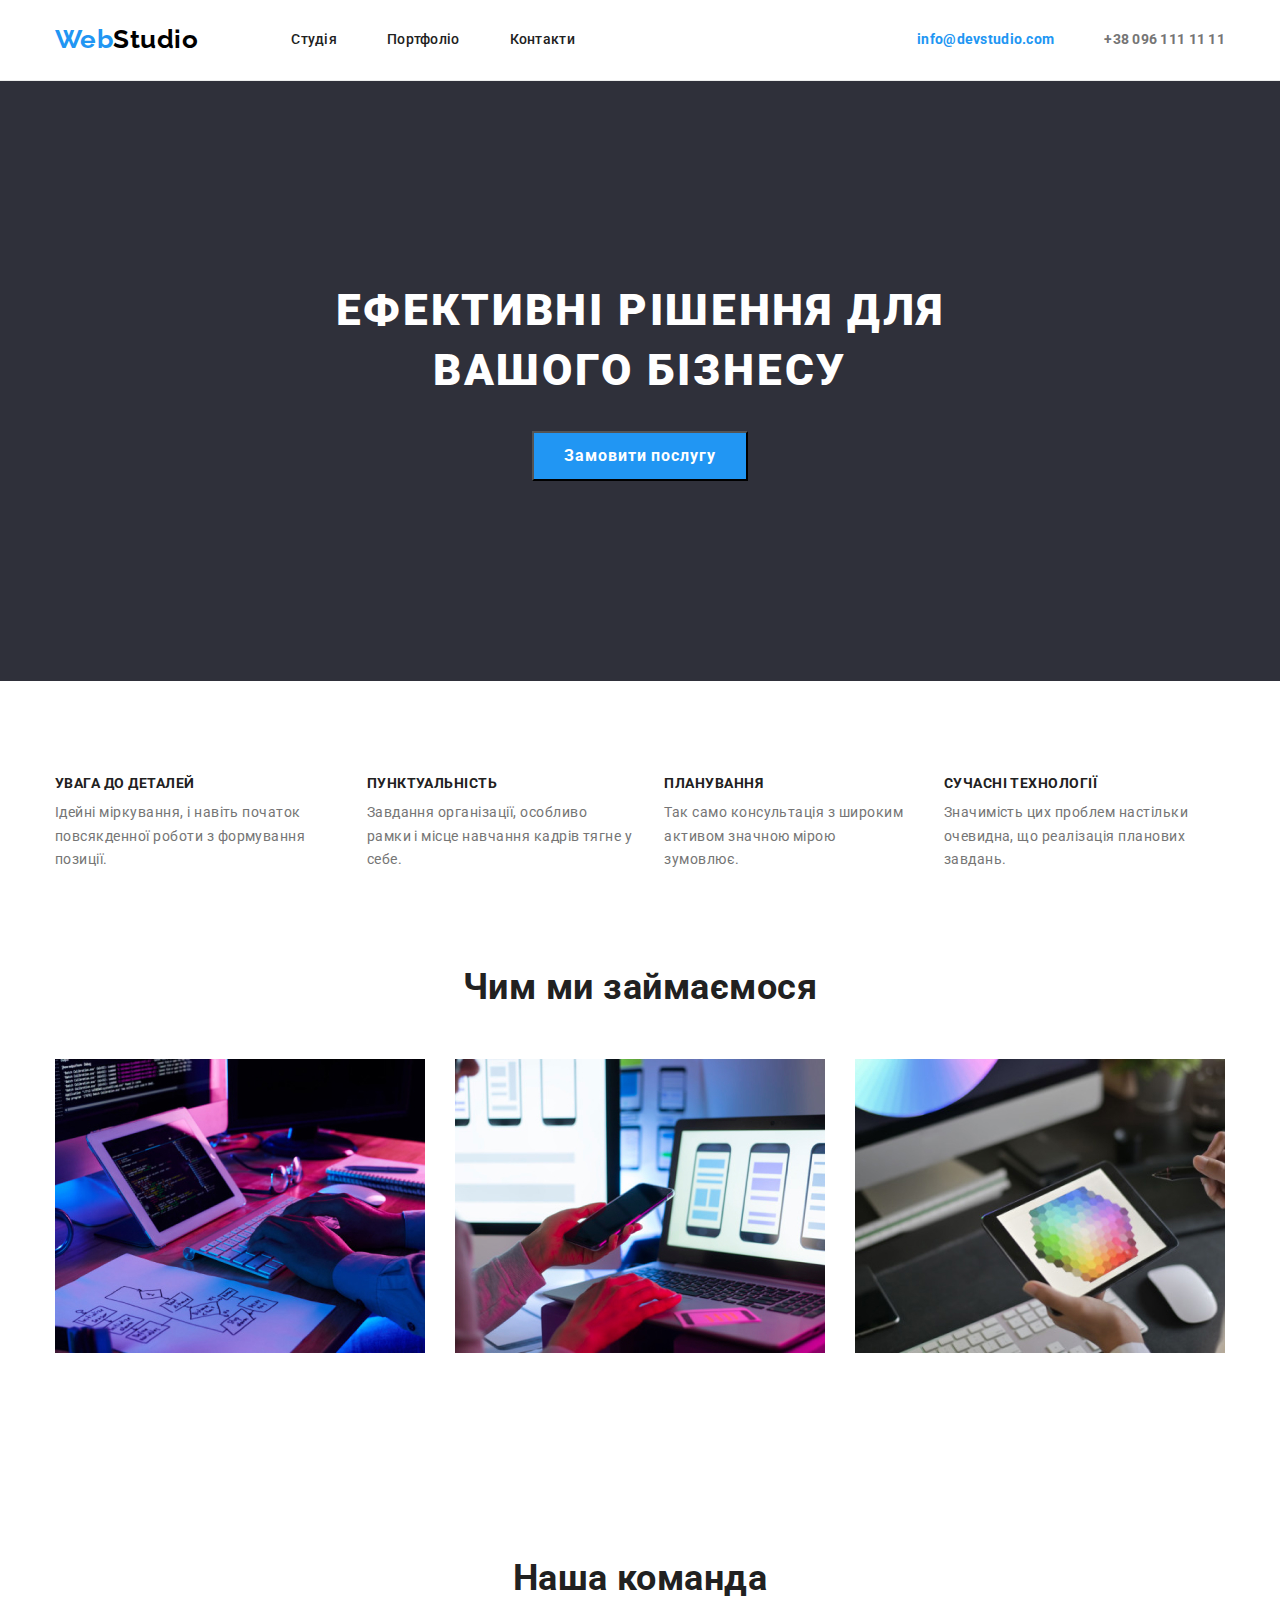
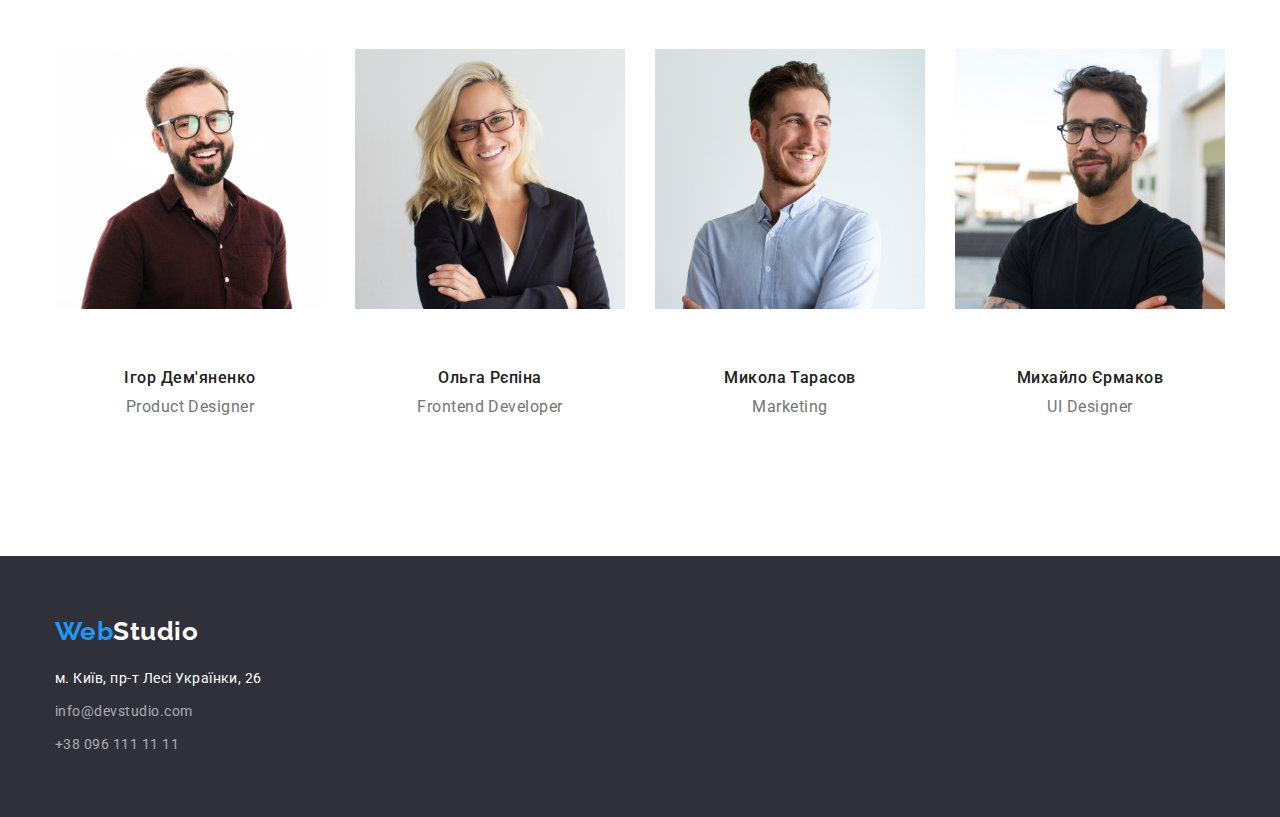
<file: index.html>
<!DOCTYPE html>
<html lang="uk">
<head>
    <meta charset="UTF-8">
    <meta http-equiv="X-UA-Compatible" content="IE=edge">
    <meta name="viewport" content="width=device-width, initial-scale=1.0">
    <title>Document</title>
    <link rel="stylesheet" href="https://cdnjs.cloudflare.com/ajax/libs/modern-normalize/1.1.0/modern-normalize.min.css">
    <link rel="preconnect" href="https://fonts.googleapis.com">
    <link rel="preconnect" href="https://fonts.gstatic.com" crossorigin>
    <link href="https://fonts.googleapis.com/css2?family=Raleway:wght@700&family=Roboto:wght@400;500;700;900&display=swap" rel="stylesheet">
    <link rel="stylesheet" href="./css/styles.css">
   
</head>
<body>
<!--Header-->

    <header class="header">
        <div class="container">
        <nav class="nav-all">
            <div class="logo">
            <a href="./index.html" class="logo-web">Web<span class="logo-studio">Studio</span> </a>
        </div>
            <ul class="nav">
               <li class="nav-list">  <a href="./index.html" class="nav-link" > Студія</a>         </li>
               <li class="nav-list">  <a href="./portfolio.html" class="nav-link"> Портфоліо</a>         </li>
               <li class="nav-list">  <a href="" class="nav-link"> Контакти</a>         </li>
           </ul>
        </nav>
        
            <ul class="contacts">
                <li> <a href="mailto:info@devstudio.com" class="contact-mail"> info@devstudio.com</a> </li>                    
                <li> <a href="tell:+380961111111" class="contact-phone"> +38 096 111 11 11 </a>        </li>
            </ul>
        </div>
    </header>

    <main>
<section class="hero">
        <h1 class="hero-title"> Ефективні рішення для вашого бізнесу </h1>
        <button  class="button" type="button" onclick="" >Замовити послугу</button>
            
</section>



<section class="section">
    <h2 class="subtitle"> Проекти WebStudio</h2>
    <ul class="subtitle-flex">
        <li class="subtitle-list">
            <h3 class="subtitle-item">УВАГА ДО ДЕТАЛЕЙ </h3>
            <p class="subtitle-desc">Ідейні міркування, і навіть початок повсякденної роботи з формування позиції.</p>
        </li>
        <li class="subtitle-list">
            <h3 class="subtitle-item">ПУНКТУАЛЬНІСТЬ</h3>
            <p class="subtitle-desc">Завдання організації, особливо рамки і місце навчання кадрів тягне у себе.</p>
        </li>
        <li class="subtitle-list">
            <h3 class="subtitle-item">ПЛАНУВАННЯ </h3>
            <p class="subtitle-desc">Так само консультація з широким активом значною мірою зумовлює.</p>
        </li>
        <li class="subtitle-list">
            <h3 class="subtitle-item">СУЧАСНІ ТЕХНОЛОГІЇ</h3>
            <p class="subtitle-desc">Значимість цих проблем настільки очевидна, що реалізація планових завдань.</p>
        </li>
    </ul>
</section>



<section class="section">
    <h2 class="work">Чим ми займаємося</h2>
    <div class="container">
        <ul class="work-flex">
            <li class="work-item"> <img src="./goit-markup-hw-01/images/img-1.jpg" alt="Чим ми займаємося" width="370"> </li>
            <li class="work-item"> <img src="./goit-markup-hw-01/images/img-2.jpg" alt="Чим ми займаємося" width="370"> </li>
            <li class="work-item"> <img src="./goit-markup-hw-01/images/img-3.jpg" alt="Чим ми займаємося" width="370"> </li>
        </ul>
</section>
</div>



<!--Team-->
    <section class="section">
        <div class="container">
        <h2 class="team">Наша команда</h2>
        <ul class="team-flex">
            <li class="team-list"> 
                <img  class="team-img" src="./goit-markup-hw-01/images/img.jpg" alt="Ігор Дем'яненко" width="270">
                <div class="team-img-text">
                <h3 class="team-name">Ігор Дем'яненко</h3>
                <p class="team-desc">Product Designer</p>
                </div>
            </li>
            <li class="team-list">
                <img class="team-img" src="./goit-markup-hw-01/images/img (1).jpg" alt="Ольга Рєпіна" width="270">
                <div class="team-img-text">
                <h3 class="team-name">Ольга Рєпіна</h3>
                <p class="team-desc">Frontend Developer</p>
                </div>
            </li >
            <li class="team-list" >
                <img class="team-img" src="./goit-markup-hw-01/images/img (2).jpg" alt="Микола Тарасов" width="270">
                <div class="team-img-text">
                <h3 class="team-name">Микола Тарасов</h3>
                <p class="team-desc">Marketing</p>
                </div>
            </li>
            <li class="team-list">
                <img class="team-img" src="./goit-markup-hw-01/images/img (3).jpg" alt="Михайло Єрмаков" width="270">
                <div class="team-img-text">
                <h3 class="team-name">Михайло Єрмаков</h3>
                <p class="team-desc">UI Designer</p>
                
            </li>
        </ul>
        </div>
    </section>

</main>
<!--Contacts-->
   <footer class="footer">
            <div class="container">
            <a href="./index.html" class="logo-web">Web<span class="logo-studio">Studio</span> </a>
        
            <address class="address">
                <p class="contact-address"> м. Київ, пр-т Лесі Українки, 26</p>
                <ul class="footer-contact">
                    <li> <a href="mailto:info@devstudio.com" class="footer-contact-list"> info@devstudio.com</a> </li>                    
                    <li> <a href="tell:+380961111111" class="footer-contact-list"> +38 096 111 11 11 </a>        </li>
                </ul>
            </address>    
        </div>
    </footer>
</body>
</html>
</file>
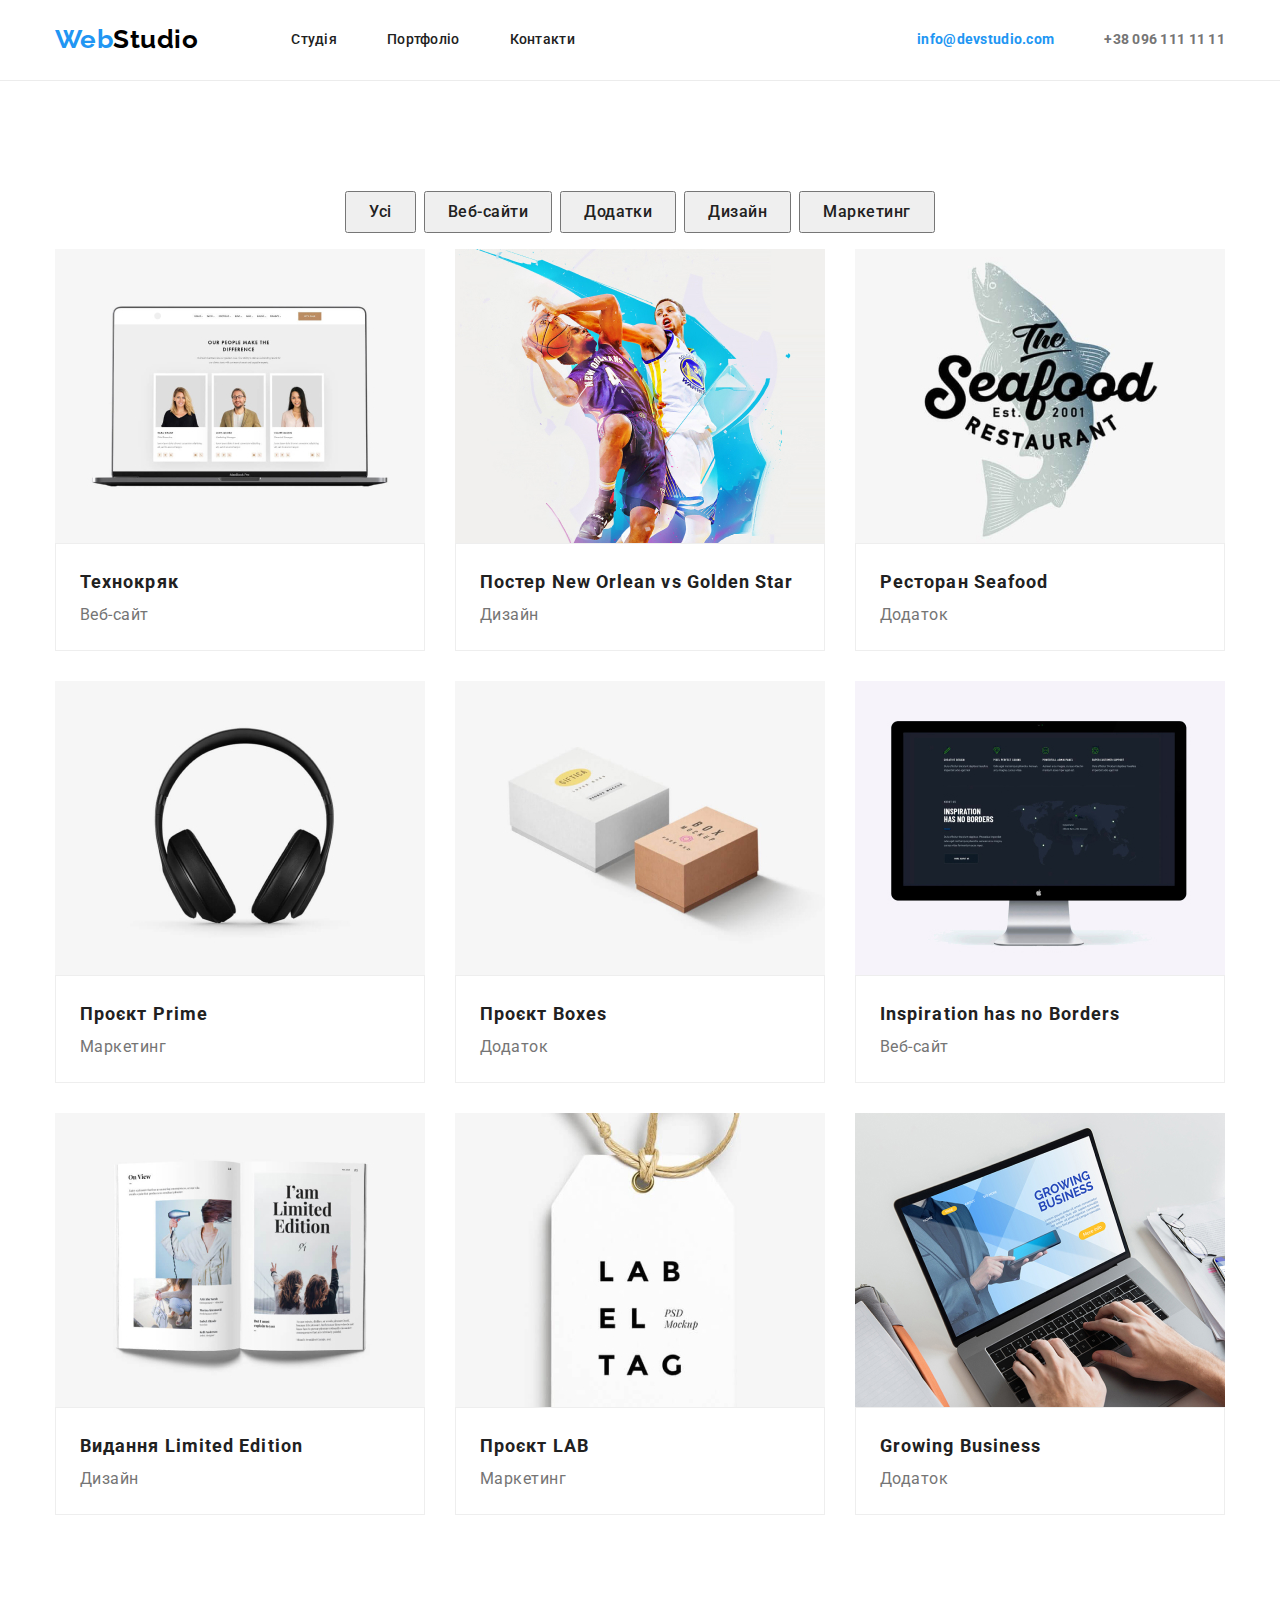
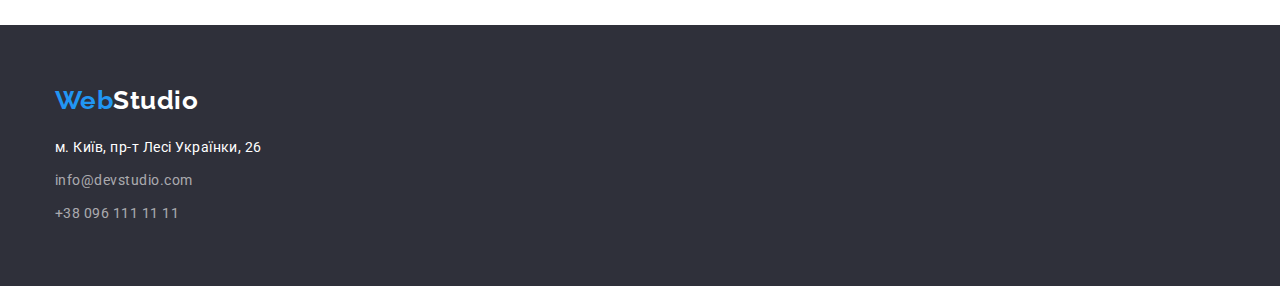
<file: portfolio.html>
<!DOCTYPE html>
<html lang="uk">
<head>
    <meta charset="UTF-8">
    <meta http-equiv="X-UA-Compatible" content="IE=edge">
    <meta name="viewport" content="width=device-width, initial-scale=1.0">
    <title>Document</title>
    <link rel="stylesheet" href="https://cdnjs.cloudflare.com/ajax/libs/modern-normalize/1.1.0/modern-normalize.min.css">
    <link rel="preconnect" href="https://fonts.googleapis.com">
    <link rel="preconnect" href="https://fonts.gstatic.com" crossorigin>
    <link href="https://fonts.googleapis.com/css2?family=Raleway:wght@700&family=Roboto:wght@400;500;700;900&display=swap" rel="stylesheet">
    <link rel="stylesheet" href="./css/styles.css">
    
</head>
<body>
<!--Header-->

<header class="header">
    <div class="container">
    <nav class="nav-all">
        <div class="logo">
        <a href="./index.html" class="logo-web">Web<span class="logo-studio">Studio</span> </a>
    </div>
        <ul class="nav">
           <li class="nav-list">  <a href="./index.html" class="nav-link" > Студія</a>         </li>
           <li class="nav-list">  <a href="./portfolio.html" class="nav-link"> Портфоліо</a>         </li>
           <li class="nav-list">  <a href="" class="nav-link"> Контакти</a>         </li>
       </ul>

    </nav>

        <ul class="contacts">
            <li> <a href="mailto:info@devstudio.com" class="contact-mail"> info@devstudio.com</a> </li>                    
            <li> <a href="tell:+380961111111" class="contact-phone"> +38 096 111 11 11 </a>        </li>
        </ul>
    </div>
</header>

  

    <main>
        <div class="section">
        <section class="portfolio-list">
            <h1 class="portfolio-title"> Портфоліо </h1>
            <div class="container">
            <ul class="portfolio-button">
                <li><button class="portfolio-pagination" type="button" onclick=""> Усі </button></li>
                <li><button class="portfolio-pagination" type="button" onclick=""> Веб-сайти </button></li>
                <li><button class="portfolio-pagination" type="button" onclick=""> Додатки </button></li>
                <li><button class="portfolio-pagination" type="button" onclick=""> Дизайн </button></li>
                <li><button class="portfolio-pagination" type="button" onclick=""> Маркетинг </button></li>
            </ul>

            <ul class="portfolio-works">
                <li>
                    <img class="portfolio-img" src="./img/img.jpg" alt="Технокряк" width="370">
                    <div class="img-decs">
                        <h2 class="portfolio-mane">Технокряк</h2>
                        <p class="portfolio-class">Веб-сайт</p>
                    </div>

                </li>
                <li>
                    <img class="portfolio-img" src="./img/img (1).jpg" alt="Постер New Orlean vs Golden Star" width="370">
                    <div class="img-decs">
                        <h2 class="portfolio-mane"> Постер New Orlean vs Golden Star </h2>
                        <p class="portfolio-class">Дизайн</p>
                    </div>
                </li>
                <li>
                    <img class="portfolio-img" src="./img/img (2).jpg" alt="Ресторан Seafood" width="370">
                    <div class="img-decs">
                        <h2 class="portfolio-mane">Ресторан Seafood</h2>
                        <p class="portfolio-class">Додаток</p>
                    </div>
                </li>
                <li>
                    <img class="portfolio-img" src="./img/img (3).jpg" alt="Проєкт Prime"width="370">
                    <div class="img-decs">
                        <h2 class="portfolio-mane">Проєкт Prime</h2>
                        <p class="portfolio-class">Маркетинг</p>
                    </div>

                </li>
                <li>
                    <img class="portfolio-img" src="./img/img (4).jpg" alt="Проєкт Boxes" width="370">
                    <div class="img-decs">
                        <h2 class="portfolio-mane">Проєкт Boxes</h2>
                        <p class="portfolio-class">Додаток</p>
                    </div>

                </li>
                <li>
                    <img class="portfolio-img" src="./img/img (5).jpg" alt="Inspiration has no Borders" width="370">
                    <div class="img-decs">
                        <h2 class="portfolio-mane">Inspiration has no Borders</h2>
                        <p class="portfolio-class">Веб-сайт</p>
                    </div>

                </li>
                <li>
                    <img class="portfolio-img" src="./img/img (6).jpg" alt="Видання Limited Edition" width="370">
                    <div class="img-decs">
                        <h2 class="portfolio-mane">Видання Limited Edition</h2>
                        <p class="portfolio-class">Дизайн</p>
                    </div>

                </li>
                <li>
                    <img class="portfolio-img" src="./img/img (7).jpg" alt="Проєкт LAB" width="370">
                    <div class="img-decs">
                        <h2 class="portfolio-mane">Проєкт LAB</h2>
                        <p class="portfolio-class">Маркетинг</p>
                    </div>
                    
                </li>
                <li>
                    <img class="portfolio-img" src="./img/img (8).jpg" alt="Growing Business" width="370">
                    <div class="img-decs">
                        <h2 class="portfolio-mane">Growing Business</h2>
                        <p class="portfolio-class">Додаток</p>
                </div>
                </li>
            
               
            </ul>
        </div>
        </section>
    </div>

    </main>
    <!--Contacts-->
    <footer class="footer">
        <div class="container">
            <a href="./index.html" class="logo-web">Web<span class="logo-studio">Studio</span> </a>
        
            <address class="address">
                <p class="contact-address"> м. Київ, пр-т Лесі Українки, 26</p>
                <ul class="footer-contact">
                    <li> <a href="mailto:info@devstudio.com" class="footer-contact-list"> info@devstudio.com</a> </li>                    
                    <li> <a href="tell:+380961111111" class="footer-contact-list"> +38 096 111 11 11 </a>        </li>
                </ul>
            </address>    

        </div>
    </footer>
    </body>
    </html>
</file>
<file: css/styles.css>
/* main stules rules*/
ul{
    list-style: none;
    padding: 0;
}

a{
    text-decoration: none;
    color: inherit;
}

h1, h2, h3, h4, h5, h6 {
    margin: 0;
}

p {
    margin: 0;
}
 address {
    font-size: normal;
 }

 button{
    font-family: inherit;
    margin: 0;
    padding: 0;
 }

 img{
    display: block;
    max-width: 100%;
    height: auto;
 }
 body
 {
 font-family: 'Roboto', sans-serif;
    font-style: normal;
    font-weight: 400;
    letter-spacing: 0.03em;
    color: #212121;
}

.header{
border-bottom: 1px solid #ECECEC;
}

.container, .subtitle-flex{
    max-width: 1200px;
    margin: 0 auto;
    padding: 0 15px;
    
}
.section{
padding: 94px 0;
}
.section:nth-child(3){
    padding-top: 0;
}


.nav-all{
    display:flex;
}

.logo{

    margin: 24px 93px 25px 0;
    }

.logo-web{
text-decoration: none;
font-family: 'Raleway',sans-serif;
font-weight: 700;
font-size: 26px;
line-height: 1.19;
color: #2196F3;
}

.logo-studio{
text-decoration: none;
font-family: 'Raleway',sans-serif;
font-weight: 700;
font-size: 26px;
line-height: 1.19;
color: #000000;
}

.nav{
list-style: none;
font-weight: 500;
font-size: 14px;
line-height: 1.14;
letter-spacing: 0.02em;
color: #212121;
display:flex;
margin: 32px 0;
}
.header .container{
    display: flex;
    align-items: center; 
}
.nav-all{
    display: flex;
    align-items: center;
}

.nav-link{
    color: #212121;
    text-decoration: none;
    width: 261px;
    height: 16px;
    margin-right: 50px;
}
.nav-link:hover{

}


.contacts{
    list-style: none;
    font-style: normal;
    text-decoration: none;
    font-weight: bold;
    font-size: 14px;
    line-height: 1.14;
    letter-spacing: 0.02em;
    justify-content: flex-end;
    display: flex;
    margin-left: auto;
    
    }

.contact-mail, .contact-phone{
    text-decoration: none;
    
}

.contact-mail{
color: #2196F3;
margin-right: 50px;
}

.contact-phone{
color: #757575; 
}

.hero{
background-color: #2F303A;
padding: 200px 0;
}

.hero-title{
font-weight: 900;
font-size: 44px;
line-height: 1.36;
text-align: center;
letter-spacing: 0.06em;
text-transform: uppercase;
color: #FFFFFF;
width: 696px;
max-height: 120px;
margin: 0 auto;
}

.button{
    display: flex;
    font-family: inherit;
    cursor: pointer;
    font-style: normal;
    font-weight: 700;
    font-size: 16px;
    line-height: 1.88;    
    letter-spacing: 0.06em;
    color: #FFFFFF;
    background: #2196F3;
    width: 216px;
    height: 50px;
    margin:0 auto;
    margin-top: 30px;
    justify-content: center;
    align-items: center;

}

.subtitle,
.portfolio-title{
    position: absolute;
    width: 1px;
    height: 1px;
    overflow:hidden;
    border: 0;
    padding: 0;clip: 
    rect(0 0 0 0);
    clip-path:inset(50%);
    margin: -1px;
}

.subtitle-flex,
.work-flex,
.team-flex 
{
    display: flex;
    gap: 30px;
}

.subtitle-list,
{
    list-style: none;
    weight: 270px;
}

.subtitle-item{
font-weight: 700;
font-size: 14px;
line-height: 16px;
text-transform: uppercase;
color: #212121;
margin-bottom: 10px;
}

.subtitle-desc{
font-size: 14px;
line-height: 1.71;
color: #757575;

}

.work, .team {
font-weight: 700;
font-size: 36px;
line-height: 1.17;
text-align: center;
color: #212121;
margin-bottom:50px ;
}

.work-item, 
{
    list-style: none;
}

.team-img-text{
    padding: 30px 0;
}

.team-name{
font-weight: 500;
font-size: 16px;
line-height: 1.18;
text-align: center;
color: #212121;
margin-top: 30px;
margin-bottom: 10px;
}

.team-desc{
font-weight: 400px;
font-size: 16px;
line-height: 1.18;
text-align: center;
color: #757575;
}

.footer{
    background-color:#2F303A; 
    padding: 60px 0; 
}
.footer .logo-studio{
    color: #FFFFFF;

}
.address{
    font-style: normal;
    margin-top: 20px;
}

.contact-address, 
.footer-contact :nth-child(1)
{
    margin-bottom: 9px;
}

.contact-address{
    font-size: 14px;
    line-height: 1.71;
    color: #FFFFFF;
    pa: 0 auto;
}

.footer-contact{
    list-style: none;
    margin:0 auto;
    padding-bottom: 9px;   
}

.footer-contact:not(last-child) {
    padding-bottom: 0;
}

.footer-contact-list{
    font-style: normal;
    text-decoration: none;
    font-size: 14px;
    line-height: 1.71;
    font-weight: 400;
    letter-spacing: inherit;
    color: rgba(255, 255, 255, 0.6);
}





/* Portfolio*/

.portfolio-title{
cursor: pointer;
font-weight: 500;
font-size: 16px;
line-height: 1.62;
text-align: center;
color: #212121;
visibility: hidden;
}

.portfolio-button, .portfolio-works{
    list-style: none; 
    display: flex; 
    justify-content: center;
    
}
.portfolio-button {
    gap: 8px
}

.portfolio-works{
    gap: 30px;
}

.portfolio-pagination:not(:last-child) {
    margin-right: 8px;
}

.portfolio-pagination {
font-family: 'Roboto';
font-style: normal;
font-weight: 500;
font-size: 16px;
line-height: 1.62;
text-align: center;
letter-spacing: 0.03em;
padding:6px 22px;
}

.portfolio-pagination:hover {
color: #FFFFFF;
background-color:#2196F3;
} 

.portfolio-pagination{
color: #212121;
}

.portfolio-works{
flex-wrap: wrap;
}

.img-decs{
    padding: 20px 24px;
justify-content: center;
border: 1px solid #EEEEEE;
}

.portfolio-mane {
font-weight: 700;
font-size: 18px;
line-height: 2;
letter-spacing: 0.06em;
color: #212121;
}

.portfolio-class {
font-size: 16px;
line-height: 1.88;
color: #757575;

}
</file>
